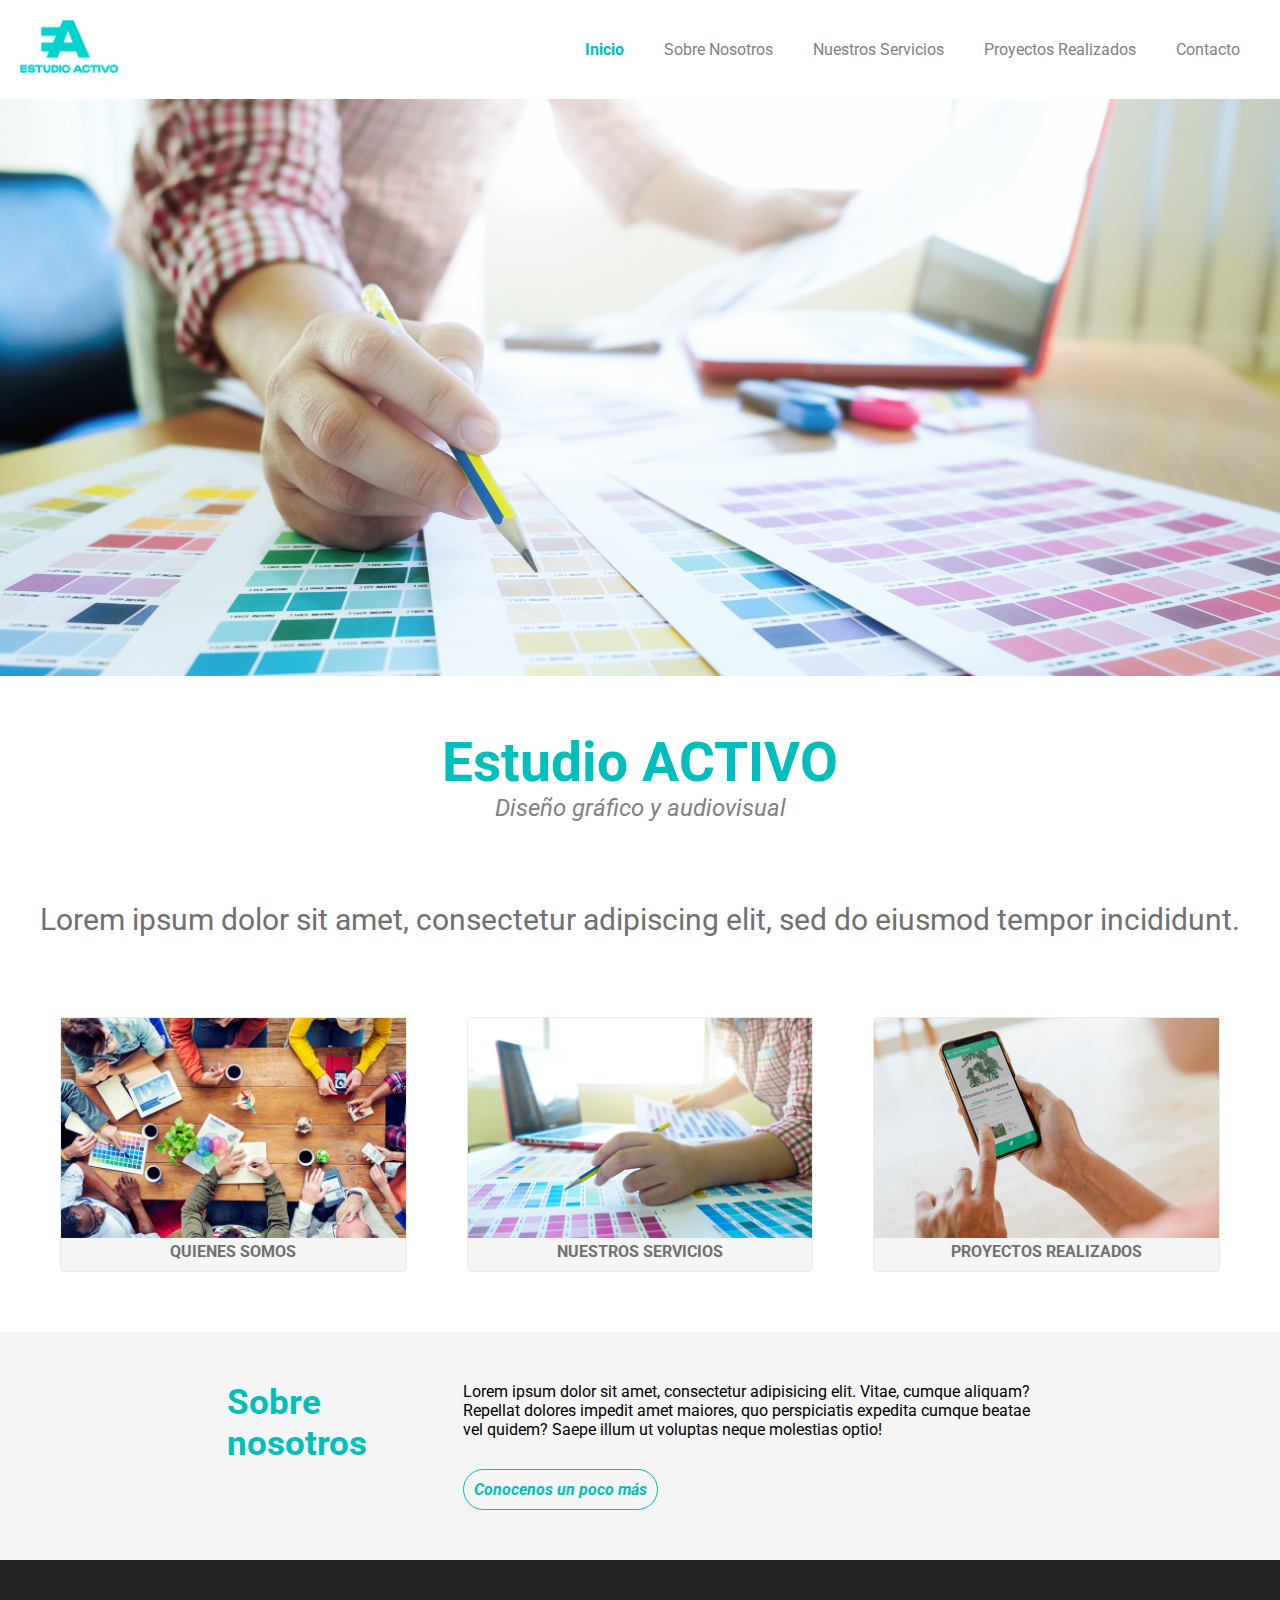
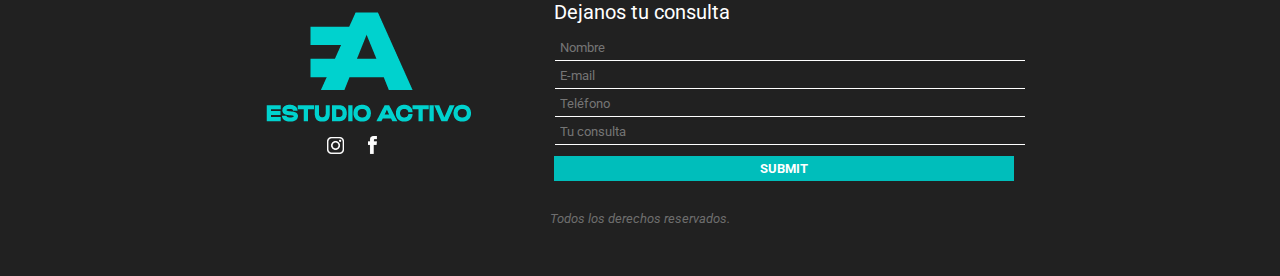
<file: index.html>
<!DOCTYPE html>
<html lang="en">
<head>
    <meta charset="UTF-8">
    <meta http-equiv="X-UA-Compatible" content="IE=edge">
    <meta name="viewport" content="width=device-width, initial-scale=1.0">

    <link rel="stylesheet" href="./css/estilos.css">

    <link rel="preconnect" href="https://fonts.googleapis.com">
    <link rel="preconnect" href="https://fonts.gstatic.com" crossorigin>
    <link href="https://fonts.googleapis.com/css2?family=Roboto:ital,wght@0,100;0,300;0,400;0,900;1,100;1,300&display=swap" rel="stylesheet">
 
    <!-- titulo de nuestro html -->
    <title>Home - Estudio Activo</title>

    <!-- menu principal -->
    <nav>

        <div class="contenedorLogoHeader">
            <a href="./index.html">
                <img src="./img/logo.png" alt="Logo Estudio ACTIVO" class= "logoHeader" >
            </a>
        </div>

        <ul>
            <a href="/index.html"> 
                <li class="selectedPage">
                Inicio
                </li>
            </a>

            <a href="./pages/nosotros.html">
                <li>
                        Sobre Nosotros
                </li>
            </a>

            <a href="./pages/servicios.html">
                <li>
                    Nuestros Servicios
                </li> 
            </a>

            <a href="./pages/proyectos.html">
                <li>
                    Proyectos Realizados
                </li>
            </a>

            <a href="./pages/contacto.html">
                <li>
                    Contacto
                </li>        
            </a>
        </ul>

    </nav>
</head>

<body>
    <div class="grid">
        <!-- slide inicial -->
        <header>
            <img src="./img/bannerHome.jpg" alt="banner de la home" class="bannerHome">

            <h1>Estudio ACTIVO</h1>
            <h2>Diseño gráfico y audiovisual</h2>
        </header>

        <!--contenido de la pagina-->
        <main>
            
        <!--frase relacionada al diseño-->
            <section class="contenedorFraseDiseno">
                <p class="fraseDisenoHome">Lorem ipsum dolor sit amet, consectetur adipiscing elit, sed do eiusmod tempor incididunt.</p>
            </section>

        <!--cards preview de secciones-->
    
        <section class="cardsHome">
            <div class="cardSecciones">
                <a href="./pages/nosotros.html">
                <img src="img/quienesSomos.jpg" alt="Equipo trabajando" class="cardSeccionesFoto">
                <p class= "cardSeccionesTexto">QUIENES SOMOS</p>
                </a>
            </div>
        
            <div class="cardSecciones">
                <a href="./pages/servicios.html">
                <img src="img/nuestrosServicios.jpg" alt="Diseñadora trabajando" class="cardSeccionesFoto">
                <p class= "cardSeccionesTexto">NUESTROS SERVICIOS</p>
                </a>
            </div>
        
            <div class="cardSecciones">
                <a href="./pages/proyectos.html">
                <img src="img/proyectosRealizados.jpg" alt="Diseño de APP" class="cardSeccionesFoto">
                <p class= "cardSeccionesTexto">PROYECTOS REALIZADOS</p>
                </a>
            </div>
        </section>

        <!--preview texto sobre el estudio-->
            <section class="previewNosotros">
                <div class="tituloNosotros">
                    <h2>Sobre nosotros</h2>
                </div>
                <div class="textoNosotros">
                    <p>Lorem ipsum dolor sit amet, consectetur adipisicing elit. Vitae, cumque aliquam? Repellat dolores impedit amet maiores, quo perspiciatis expedita cumque beatae vel quidem? Saepe illum ut voluptas neque molestias optio!</p>
                    
                    <div class="contenedorBotonNosotros">
                        <a href="pages/nosotros.html"  class="botonNosotros">Conocenos un poco más</a>
                    </div>
                </div>

                
            </section>
    </main>


    <!--pie de pagina-->
    <footer>

        <section class="contenidoFooter">
            
        <!--logo-->
            <div class="logoRedesFooter">
                <div class="logoFooter">
                <img src="img/logo.png" alt="Logo Estudio ACTIVO">
                </div>
                
                <div class="redesFooter">
                <a href="https://instagram.com/estudioactivo"><img src="img/iconIG.png" alt="Icono Instagram"  class="iconIG"></a>
                <a href="https://facebook.com/estudioactivo"><img src="img/iconFB.png" alt="Icono Facebook" class="iconFB"></a>
                </div>
            </div>

                
    <!--formulario de contacto-->
            <div class="contenedorFormFooter">
                <form class="formFooter">
                        <legend>Dejanos tu consulta</legend>
                            <div>
                                <input type="text" placeholder="Nombre" required class= "formFooterInput">
                            </div>
                            
                            <div>
                                <input type="email" placeholder="E-mail" required class= "formFooterInput">
                            </div>
                            
                            <div>
                                <input type="text" placeholder="Teléfono" class= "formFooterInput">
                            </div>

                            <div>
                                <input type="text" placeholder="Tu consulta" class= "formFooterInput">
                            </div>
                            
                            <div>
                                <input type="submit" class= "formFooterSubmit">
                            </div>
                </form>
            </div>

        </section>

         <div>
            <p class="derechosFooter">Todos los derechos reservados.</p>
        </div>       
    </footer>

</div>

</body>
</html>
</file>
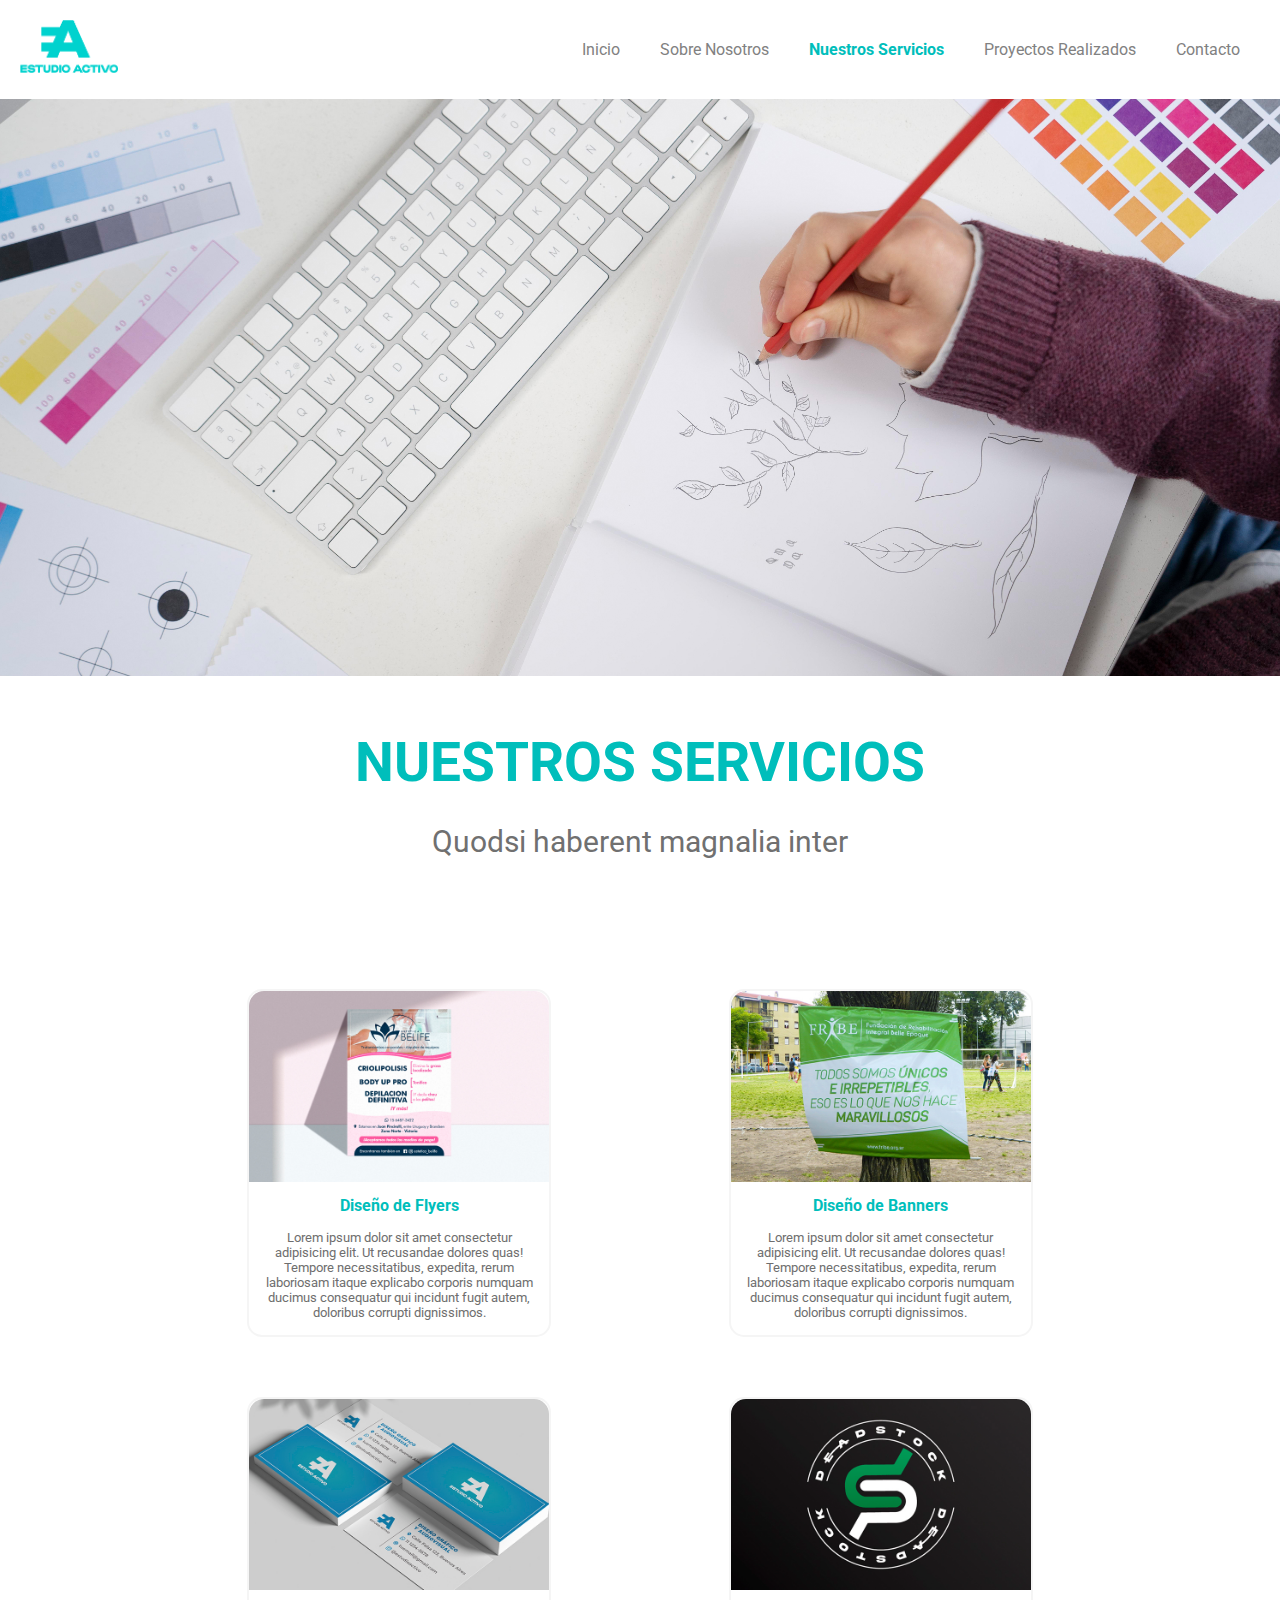
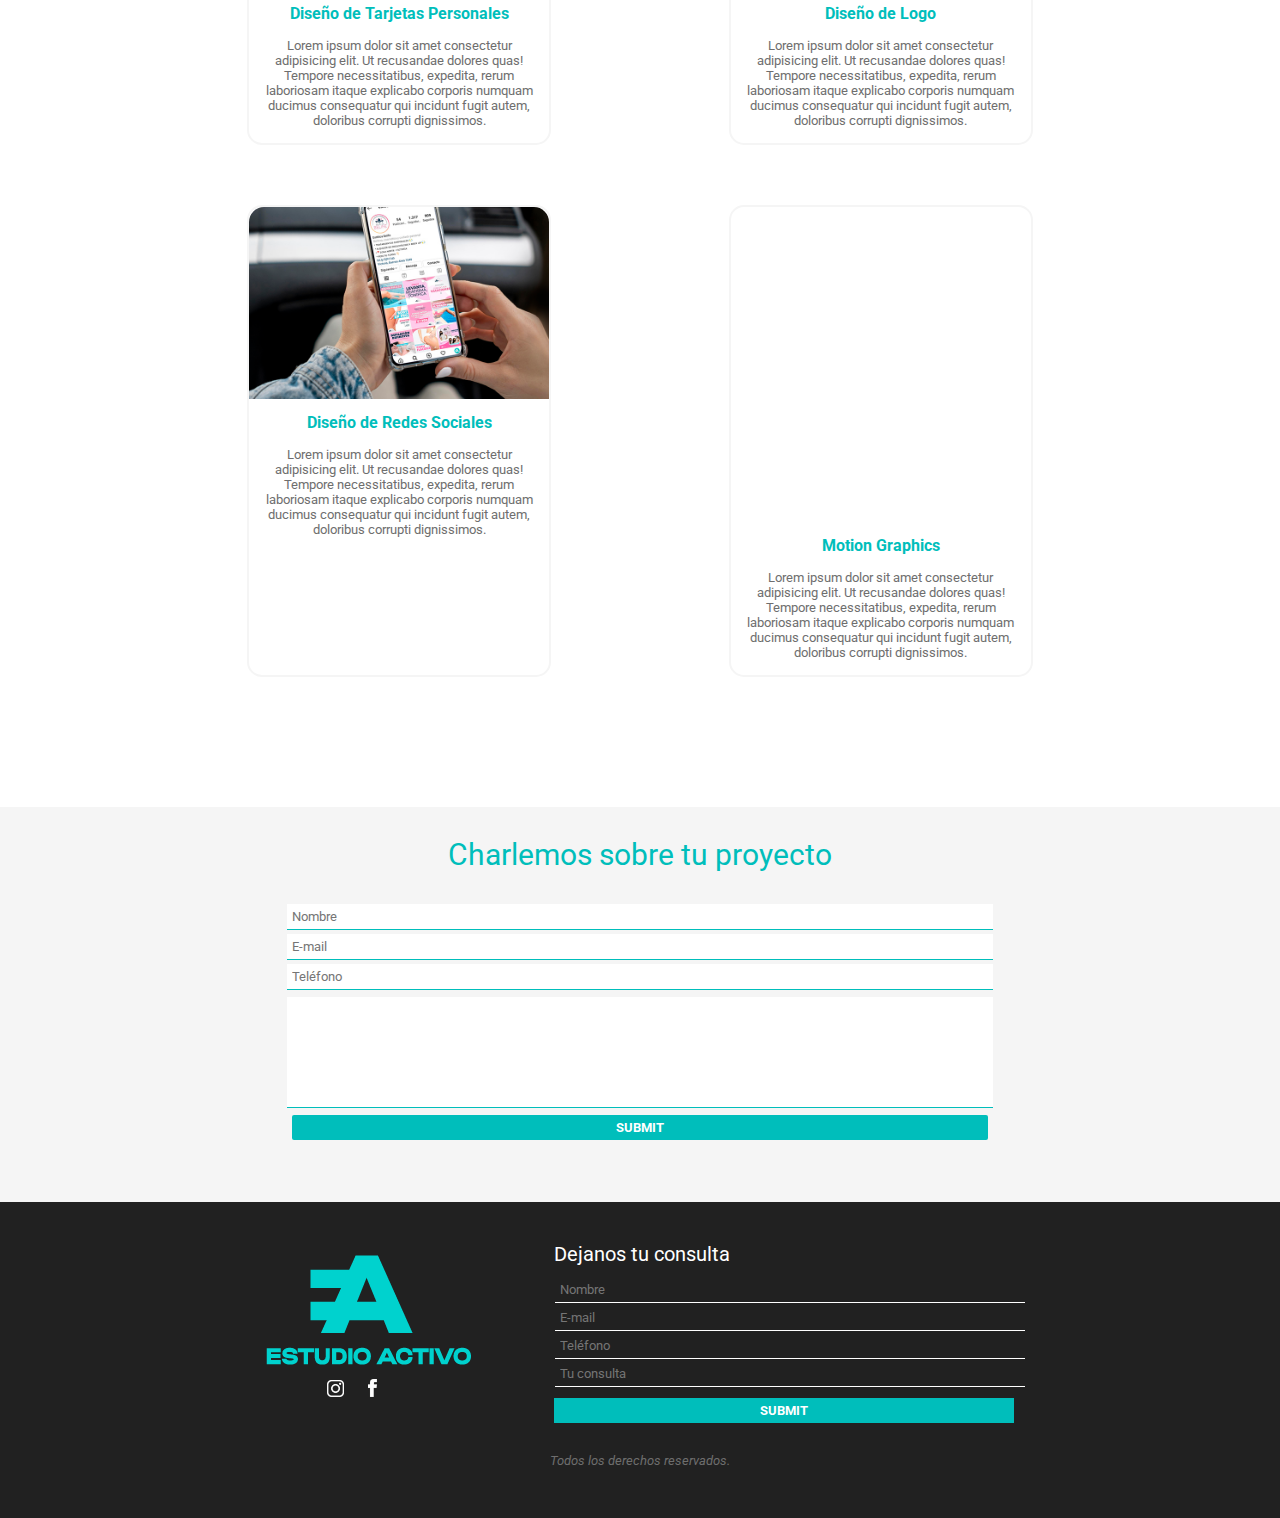
<file: pages/servicios.html>
<!DOCTYPE html>
<html lang="en">
<head>
    <meta charset="UTF-8">
    <meta http-equiv="X-UA-Compatible" content="IE=edge">
    <meta name="viewport" content="width=device-width, initial-scale=1.0">

    <link rel="stylesheet" href="../css/estilos.css">

    <link rel="preconnect" href="https://fonts.googleapis.com">
    <link rel="preconnect" href="https://fonts.gstatic.com" crossorigin>
    <link href="https://fonts.googleapis.com/css2?family=Roboto:ital,wght@0,100;0,300;0,400;0,900;1,100;1,300&display=swap" rel="stylesheet">

    <title>Servicios - Estudio Activo</title>
    <nav>
        <div>
            <a href="../index.html">
                <img src="../img/logo.png" alt="Logo Estudio ACTIVO" class= "logoHeader" >
            </a>
        </div>

        <ul>
            <a href="../index.html"> 
                <li>
                Inicio
                </li>
            </a>

            <a href="./nosotros.html">
                <li>
                        Sobre Nosotros
                </li>
            </a>

            <a href="./servicios.html">
                <li class="selectedPage">
                    Nuestros Servicios
                </li> 
            </a>

            <a href="./proyectos.html">
                <li>
                    Proyectos Realizados
                </li>
            </a>

            <a href="./contacto.html">
                <li>
                    Contacto
                </li>        
            </a>    
        </ul>
    </nav>

</head>
<body>
    <div class="gridServicios">
    <!-- slide inicial -->
        <header>
            <img src="../img/bannerServicios.jpg" alt="Banner Servicios" class="bannerHome">
            
            <h1>NUESTROS SERVICIOS</h1>
        </header>

    <!--Breve descripción sobre los servicios-->

        <main>
            <p class="tituloServicios">Quodsi haberent magnalia inter</p>

            <section class="servicios">
                <div class="cardServicios">
                <img src="../img/servicios01.jpg" alt="Diseño de Flyer">
                <p class="servicioLabel">Diseño de Flyers</p>
                <p class="servicioDescrip">Lorem ipsum dolor sit amet consectetur adipisicing elit. Ut recusandae dolores quas! Tempore necessitatibus, expedita, rerum laboriosam itaque explicabo corporis numquam ducimus consequatur qui incidunt fugit autem, doloribus corrupti dignissimos.</p>
                </div>

                <div class="cardServicios">
                <img src="../img/servicios04.jpg" alt="Diseño de Banners">
                <p class="servicioLabel">Diseño de Banners</p>
                <p class="servicioDescrip">Lorem ipsum dolor sit amet consectetur adipisicing elit. Ut recusandae dolores quas! Tempore necessitatibus, expedita, rerum laboriosam itaque explicabo corporis numquam ducimus consequatur qui incidunt fugit autem, doloribus corrupti dignissimos.</p>
                </div>

                <div class="cardServicios">
                <img src="../img/servicios03.jpg" alt="Diseño de Tarjetas Personales">
                <p class="servicioLabel">Diseño de Tarjetas Personales</p>
                <p class="servicioDescrip">Lorem ipsum dolor sit amet consectetur adipisicing elit. Ut recusandae dolores quas! Tempore necessitatibus, expedita, rerum laboriosam itaque explicabo corporis numquam ducimus consequatur qui incidunt fugit autem, doloribus corrupti dignissimos.</p>
                </div>

                <div class="cardServicios">
                <img src="../img/servicios05.jpg" alt="Diseño de Logo">
                <p class="servicioLabel">Diseño de Logo</p>
                <p class="servicioDescrip">Lorem ipsum dolor sit amet consectetur adipisicing elit. Ut recusandae dolores quas! Tempore necessitatibus, expedita, rerum laboriosam itaque explicabo corporis numquam ducimus consequatur qui incidunt fugit autem, doloribus corrupti dignissimos.</p>
                </div>

                <div class="cardServicios">
                <img src="../img/servicios02.jpg" alt="Diseño de Redes Sociales">
                <p class="servicioLabel">Diseño de Redes Sociales</p>
                <p class="servicioDescrip">Lorem ipsum dolor sit amet consectetur adipisicing elit. Ut recusandae dolores quas! Tempore necessitatibus, expedita, rerum laboriosam itaque explicabo corporis numquam ducimus consequatur qui incidunt fugit autem, doloribus corrupti dignissimos.</p>
                </div>
        
                <div class="cardServicios">
                <iframe width="560" height="315" src="https://www.youtube.com/embed/XIq_ZhSaDeU?controls=0" title="YouTube video player" frameborder="0" allow="accelerometer; autoplay; clipboard-write; encrypted-media; gyroscope; picture-in-picture" allowfullscreen></iframe>
                <p class="servicioLabel">Motion Graphics</p>
                <p class="servicioDescrip">Lorem ipsum dolor sit amet consectetur adipisicing elit. Ut recusandae dolores quas! Tempore necessitatibus, expedita, rerum laboriosam itaque explicabo corporis numquam ducimus consequatur qui incidunt fugit autem, doloribus corrupti dignissimos.</p>
                </div>
            </section>

            <!--Formulario de cotización-->
            
            <section class="charlemos">
            <h2>Charlemos sobre tu proyecto</h2>
            
            <div class="charlemosForm">
                <form>
                    
                        <div>
                            <input type="text" placeholder="Nombre" required class="charlemosImput">
                        </div>
                        <div>
                            <input type="email" placeholder="E-mail" required class="charlemosImput">
                        </div>
                        <div>
                            <input type="text" placeholder="Teléfono" class="charlemosImput">
                        </div>
                    

                    <div>
                        <input type="text" class="charlemosConsulta">
                    </div>
                    
                    <div>
                        <input type="submit" class="charlemosSubmit">
                    </div>                    
                </form>
            </div>
        </section>
        </main>

    <!--pie de pagina-->
    <footer>

        <section class="contenidoFooter">
    <!--logo-->
        <div class="logoRedesFooter">
            <div class="logoFooter">
                <img src="../img/logo.png" alt="Logo Estudio ACTIVO">
            </div>
            
            <div class="redesFooter">
                <a href="https://instagram.com/estudioactivo"><img src="../img/iconIG.png" alt="Icono Instagram"  class="iconIG"></a>
                <a href="https://facebook.com/estudioactivo"><img src="../img/iconFB.png" alt="Icono Facebook" class="iconFB"></a>
            </div>
        </div>

        
    <!--formulario de contacto-->
            <div>
                <form class="formFooter">
                        <legend>Dejanos tu consulta</legend>
                            <div>
                                <input type="text" placeholder="Nombre" required class= "formFooterInput">
                            </div>
                            
                            <div>
                                <input type="email" placeholder="E-mail" required class= "formFooterInput">
                            </div>
                            
                            <div>
                                <input type="text" placeholder="Teléfono" class= "formFooterInput">
                            </div>

                            <div>
                                <input type="text" placeholder="Tu consulta" class= "formFooterInput">
                            </div>
                            
                            <div>
                                <input type="submit" class= "formFooterSubmit">
                            </div>
                </form>
            </div>

        </section>
                
        <div>
            <p class="derechosFooter">Todos los derechos reservados.</p>
        </div>     
    </footer>

    </div>
</body>
</html>
</file>
<file: css/estilos.css>
/* reset */
*{
    margin: 0;
    padding: 0;
    font-family: 'Roboto', sans-serif;
    list-style-type: none;
}

/* grid estructura index*/

.grid {
    display: grid;
    grid-template-areas: "header"
                         "contenedorFraseDiseno"
                         "cardsHome"
                         "previewNosotros"
                         "footer";
}


/* eliminar sub de links */
a{
    text-decoration: none;
}

/* nav */

nav {
    width: 100%;
    background-color: #ffffff;
    display: flex;
    justify-content: space-between;
    position: sticky;
    top: 0px;
}

nav ul {
    display:flex;
    padding:20px;
}

nav ul li {
    display: flex;
    padding: 20px;
    align-items: center;
    justify-content: center;
}

nav ul li {
    color:#818181;
}

.logoHeader {
    width: 40%;
    margin: 20px;
}

.logoHeader:hover {
    transform: scale(1.2);
    transition: 0.2s;
}

nav ul li:hover {
    color: #818181;
    background: #f5f5f5;
    transform: scale(1.1);
    transition: 0.1s;
    font-weight: bold;
}

.selectedPage {
    font-weight: bold;
    color: #00bebb;
    }

/* header */

header{
    grid-area: header;
    text-align: center;
    padding-bottom: 30px;
    width: 100%;
}

h1{
    margin-top: 50px;
    color: #00bebb;
    font-size: 55px;
}

header h2{
    color: #818181;
    font-weight:normal;
    font-style: oblique;
}


.fraseDisenoHome {
    grid-area: contenedorFraseDiseno;
    font-size: 30px;
    font-style: bold;
    text-align: center;
    color:#707070;
    margin-top: 50px;
    margin-bottom: 50px;
}

.bannerHome {
    width: 100%;
}

/* cards servicios*/

.cardsHome {
    grid-area: cardsHome;
    display: flex;
    justify-content: center;
    margin:30px;
    align-items: center;
}

.cardSecciones {
    background-color: #f5f5f5;
    margin: 30px;
    text-align: center;
    border-radius: 5px;
    border: 1px solid #ebebeb;
}

.cardSecciones:hover {
    background-color: #a09f9f;
    transform: scale(1.07);
    transition: 0.5s;
}

.cardSeccionesFoto {
    width: 100%;
}

.cardSeccionesTexto {
    font-size: 16px;
    padding: 0px 0px 10px 0px;
    font-weight: bold;
    color: #707070;
}

.cardSeccionesTexto:hover {
    color: #FFFFFF;
}

/* preview sección Sobre Nosotros */

.previewNosotros {
    grid-area: previewNosotros;
    background-color: #f5f5f5;
    padding: 50px;
    display: grid;
    grid-template-columns: 20% 50%;
    justify-content: center;
}


.tituloNosotros h2 {
    color: #00bebb;
    font-size: 35px;
}

.textoNosotros p{
    margin-bottom: 30px;
}


.botonNosotros {
    border: 1px solid #00bebb;
    border-radius: 40px;
    padding: 10px;
    font-style: italic;
    font-weight: bold;
    display: inline-block;
    color: #00bebb;
}

.botonNosotros:hover {
    background-color: #00bebb;
    color: #FFFFFF;
}

/* footer */

footer {
    grid-area: footer;
    background-color: #212121;
    color: #FFFFFF;
    padding-bottom: 50px;
    padding-top: 40px;
}


.contenidoFooter {
    display: grid;
    grid-template-columns: 15% 40%;
    margin-left: 5%;
    margin-right: 5%;
    justify-content: center;
    grid-column-gap: 10%;
    align-items: center;
}

.logoRedesFooter {
    text-align: center;
}

footer a {
    color: #FFFFFF;
}

footer ul {
    list-style-type: none;
    font-size: 12px;
    display:flex;
    flex-wrap: wrap;  
    justify-content: space-between;

}

.formFooterInput {
    width: 100%;
    margin: 1px;
    background: none;
    border: none;
    border-bottom: solid 1px #ffffff;
    padding: 5px;
}

.formFooter legend {
    width: 100%;
    margin-bottom: 10px;
    font-size: 20px;
}

.formFooterSubmit {
    width: 100%;
    margin-top: 10px;
    background-color:#00bebb;
    border: none;
    color: #ffffff;
    font-weight: bold;
    text-transform: uppercase;
    padding: 5px;
 }

 .formFooterSubmit:hover{
     background-color: #028684;
 }

 .derechosFooter {
    text-align: center;
    padding-top: 30px;
    font-size: 13px;
    font-style: italic;
    color: #6e6e6e;
}

.iconIG {
    width: 10%;
    margin: 10px;
}

.iconFB {
    width: 5%;
    margin: 10px;
}

.iconFB:hover {
    transform: scale(1.2)
}

.iconIG:hover {
    transform: scale(1.2)
}

/* responsive home*/

@media only screen and (max-width: 1200px) and (min-width: 600px){

    nav {
        display: grid;
        grid-template-columns: 20% 80%;
        justify-content: space-around;
        align-items: center;
    }


    .logoHeader {
        width: 90%; 
    }

    nav ul {
        margin: 5px;
        text-align: center;
        padding: 5px;
        justify-content: space-evenly;
    }

    .fraseDisenoHome {
        font-size: 25px;
        margin: 5%;
    }

    .cardsHome {
        display: grid;
        grid-template-columns: auto;
    }

    .previewNosotros {
        grid-template-columns: auto;
        text-align: center;
    }

    .tituloNosotros {
        margin-bottom: 5%;
    }

    .contenidoFooter {
        display: grid;
        grid-template-columns: 100%;
    }

    .contenedorFormFooter {
        margin-top: 20px;
    }

    .formFooter {
        margin: 20px;
    }
}

@media screen and (max-width: 599px){

    nav {
        
        align-items: center;
        background-color: white;
        width: 100%;
    }


    .logoHeader {
        display: none;
    }

    nav ul {
        font-size: small;
        align-items: center;
        width: 100%;
        padding: 0%;
        text-align: center;
        justify-content: space-evenly;
        margin: 2%;
    }

    nav ul li {
        padding: 0%;
        margin: 10%;
    }

    .fraseDisenoHome {
    font-size: 30px;
    margin: 5%;
    }

    .cardsHome {
    display: grid;
    grid-template-columns: auto;
    }

    .cardSeccionesTexto {
        font-size: 25px;
        padding: 10px;
    }

    .previewNosotros {
        grid-template-columns: auto;
        text-align: center;
        font-size: 25px;
        padding: 5%;
    }

    .previewNosotros h2 {
        margin-bottom: 5%;
        font-size: 50px;
    }

    .contenidoFooter {
        display: grid;
        grid-template-columns: 100%;
    }

    .contenedorFormFooter {
        margin-top: 20px;
    }

    .formFooter {
        margin: 20px;
    }
}   


/* pagina Sobre Nosotros */

.gridNosotros {
    display: grid;
    grid-template-areas: "header"
                         "equipo"
                         "equipoFotos"
                         "sumate"
                         "footer";
}

.equipo {
    grid-area: equipo;
    display: grid;
    grid-template-columns: 20% 50%;
    justify-content: center;
    padding-bottom: 3%;
}

.equipo h2 {
    margin: 20px;
    color: #00bebb;
    font-weight:normal;
}

.equipo p {
    margin: 20px;
}



.equipoFotos {
    grid-area: equipoFotos;
    padding: 60px 0px 60px 0px;
    display: flex;
    justify-content: space-evenly;  
    background-color: #fafafa;
}

.equipoFotos img {
    border-radius: 15px;
    width: 100%;
}


.equipoNombre {
    font-size: 15px;
    font-weight: bold;
    color: #818181;
    text-align:center;
    margin: 5px;
}

.equipoRol {
    font-size: 14px;
    color: #a09f9f;
    text-align: center;
    font-style: italic;
}

.sumate {
    grid-area: sumate;
    padding: 60px 0px 60px 0px;
    background-color: #f5f5f5;
    display: block;
    text-align: center;
}

.sumate h2 {
    color: #00bebb;
    font-weight:normal;
    font-size: 35px;
    padding: 20px;
}

/* responsive nosotros */

@media only screen and (max-width: 1200px) and (min-width: 600px){

   
    .equipo {
        display: grid;
        grid-template-columns: auto;
        text-align: center;
        font-size: 20px;
        padding: 20px;
    }

    .equipoTitulo {
        padding: 0px;
        font-size: 25px;
    }
    
    .equipoFotos {
        display: grid;
        grid-template-columns: auto;
    }

    .equipoMiembro {
        padding-bottom: 30px;
     
    }

    .equipoNombre {
        font-size: 34px;
    }

    .equipoRol {
        font-size: 24px;
    }

    .sumate h2 {
        font-size: 35px;
    }

    .sumate a {
        font-size: 20px;
    }
}


@media screen and (max-width: 599px){
    nav {
        
        align-items: center;
        background-color: white;
        width: 100%;
    }


    .logoHeader {
        display: none;
    }

    nav ul {
        font-size: small;
        align-items: center;
        width: 100%;
        padding: 0%;
        text-align: center;
        justify-content: space-evenly;
        margin: 2%;
    }

    nav ul li {
        padding: 0%;
        margin: 10%;
    }

    .equipo {
        display: grid;
        grid-template-columns: auto;
        text-align: center;
        font-size: 15px;
        padding: 20px;
    }

    .equipoTitulo {
        padding: 0px;
        font-size: 20px;
    }
    
    .equipoFotos {
        display: grid;
        grid-template-columns: auto;
        width: 100%;
    }

    .equipoMiembro {
        padding-bottom: 30px;
    }

    .equipoNombre {
        font-size: 20px;
    }

    .equipoRol {
        font-size: 20px;
    }

    .sumate h2 {
        font-size: 35px;
    }

    .sumate a {
        font-size: 20px;
    }

}



/* pagina Nuestros Servicios */

.gridServicios {
    display: grid;
    grid-template-areas: "header"
                         "tituloServicios"
                         "servicios"
                         "charlemos"
                         "footer";
}

.tituloServicios {
    grid-area: tituloServicios;
    text-align: center;
    font-weight: normal;
    font-size: 30px;
    color: #707070;
}

.servicios {
    grid-area: servicios;
    display: flex;
    flex-wrap: wrap;
    justify-content: space-evenly;
    background-color: #ffffff;
    padding: 100px;
    }

.cardServicios {
    width: 300px;
    justify-content: center;
    text-align: center;
    border: 2px solid #f5f5f5;
    border-radius: 15px;
    margin: 30px;
}

.cardServicios:hover {
    transform: scale(1.15);
    background-color: #f5f5f5;
    transition: 0.5s;
}


.cardServicios img {
    width: 100%;
    border-radius: 15px 15px 0px 0px;
}

.cardServicios iframe {
    width: 100%;
    border-radius: 15px 15px 0px 0px;
}

.servicioLabel {
    font-weight: bold;
    color: #00bebb;
    margin-top: 10px;
}

.servicioDescrip {
    font-size: 13px;
    margin: 15px;
    color: #6e6e6e;
}

.charlemos {
    grid-area: charlemos;
    padding: 30px;
    background-color: #f5f5f5;
}

.charlemos h2 {
    text-align: center;
    font-weight: normal;
    font-size: 30px;
    color: #00bebb;
}

.charlemosForm {
    padding: 30px;
    text-align: center;
}

.charlemosImput {
    width: 60%;
    margin: 2px;
    padding: 5px;
    border:none;
    border-bottom: 1px solid #00bebb;
}

.charlemosConsulta {
    width: 60%;
    height: 100px;
    margin: 5px;
    border:none;
    border-bottom:1px solid #00bebb;
    padding: 5px;
}

.charlemosSubmit {
    width: 60%;
    background-color: #00bebb;
    color: #ffffff;
    font-weight: bold;
    text-transform: uppercase;
    border:none;
    border-radius: 2px;
    padding: 5px;
    margin: 2px;
}

.charlemosSubmit:hover {
    background-color: #028684;
}

/* responsive Nosotros */

@media screen and (max-width: 599px) {
   .servicios{
    padding: 0px;
   } 
}


/* pagina Proyectos Realizados */

.gridProyectos {
    display: grid;
    grid-template-areas: "header"
                         "galeriaProyectos"
                         "charlemos"
                         "footer";
}

.galeriaProyectos {
    grid-area: galeriaProyectos;
    display:grid;
    grid-template-columns: auto auto auto;
    gap: 10px;
    margin: 20px;

}

.galeriaProyectos img {
    width: 100%;
    height: 100%;
}

.galeriaProyectos img:hover {
    transform: scale(1.1);
    transition: 0.5s;
}

.galeriaProyectos iframe {
    width: 100%;
    height: 100%;
}

.galeriaProyectos iframe:hover {
    transform: scale(1.1);
    transition: 0.5s;
}

/*responsive Proyectos*/

@media screen and (max-width: 599px) {
    .galeriaProyectos{
        grid-template-columns: auto;
    }
}



/* pagina Contacto */

.gridContacto {
    display: grid;
    grid-template-areas: "header"
                         "contacto"
                         "contactoCTA"
                         "footer";    
}

.contacto {
    grid-area: contacto;
    display:grid;
    grid-template-columns: auto auto;
}

.contactoMapa {
    margin: 40px;
    display:grid;
    justify-content: right;
}

.contactoDatos {
    margin: 40px;
    display:grid;
    justify-content: left;
}

.contactoDatos h2 {
    font-weight: normal;
    font-size: 30px;
    color: #6e6e6e;
}

.contactoRedes {
    margin-top: 50px;
}


.iconIGContact {
    width: 45px;
    margin-right: 15px;
}

.iconFBContact {
    width: 20px;
}

.iconIGContact:hover{
    transform: scale(1.2);
}

.iconFBContact:hover {
    transform: scale(1.2)
}

.contactoDatos p {
    color: #818181;
}

.contactoDatos a {
    color: #818181;  
}


.contactoCTA {
    grid-area: contactoCTA;
    background-color: #f5f5f5;
    padding: 50px;
    text-align: center;
    font-size: 30px;
    font-weight: bold;
    font-style: italic;
    color: #00bebb;
}

/* responsive Contacto */

@media only screen and (max-width: 1200px) and (min-width: 320px){

    .contacto {
        grid-template-columns: auto;
        justify-content: center;
        text-align: center;
    }

    .contactoMapa {
        margin: 10px;
    }
}
</file>
